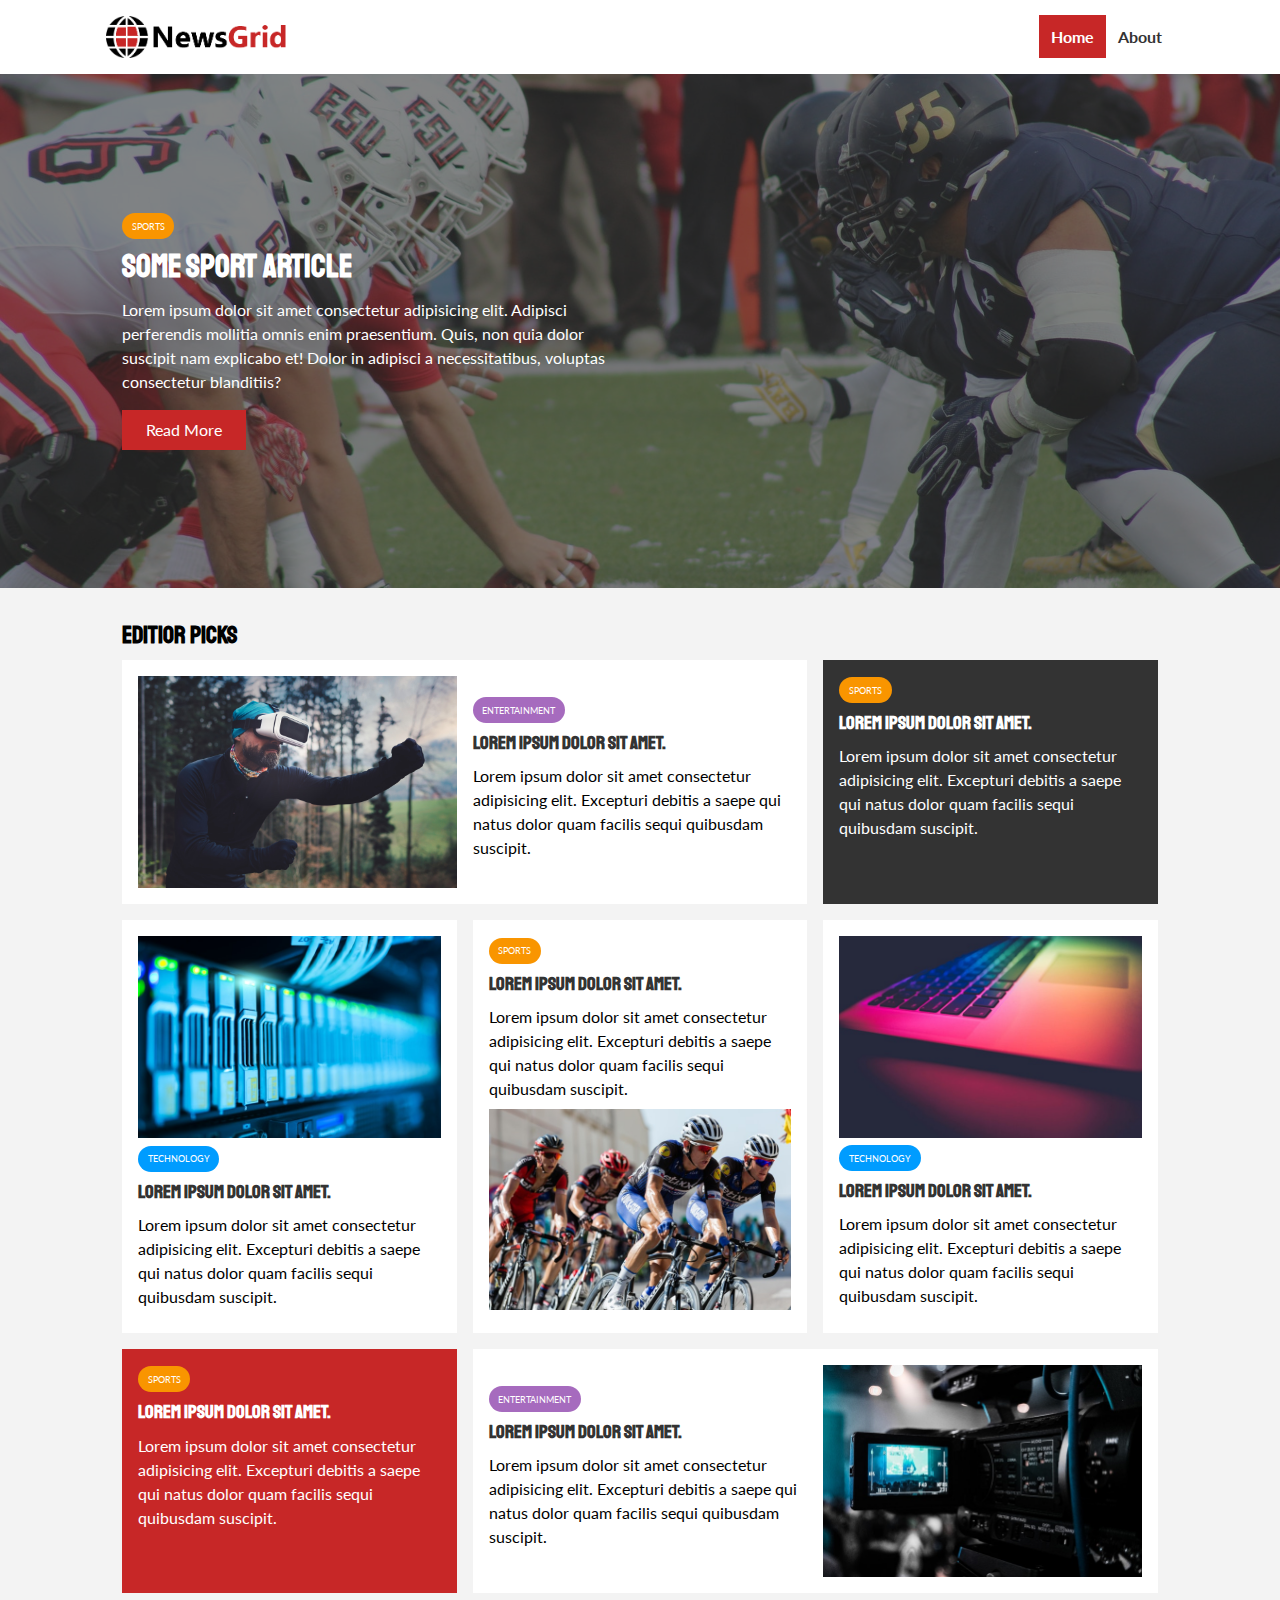
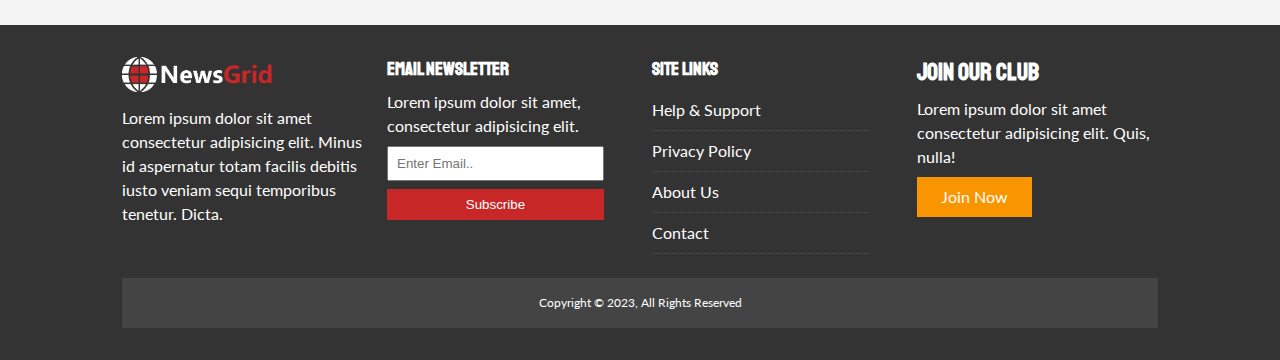
<file: index.html>
<!DOCTYPE html>
<html lang="en">
  <head>
    <meta charset="UTF-8" />
    <meta name="viewport" content="width=device-width, initial-scale=1.0" />
    <link
      rel="stylesheet"
      href="https://cdnjs.cloudflare.com/ajax/libs/font-awesome/6.4.2/css/all.min.css"
      integrity="sha512-z3gLpd7yknf1YoNbCzqRKc4qyor8gaKU1qmn+CShxbuBusANI9QpRohGBreCFkKxLhei6S9CQXFEbbKuqLg0DA=="
      crossorigin="anonymous"
      referrerpolicy="no-referrer"
    />
    <link rel="preconnect" href="https://fonts.googleapis.com" />
    <link rel="preconnect" href="https://fonts.gstatic.com" crossorigin />
    <link
      href="https://fonts.googleapis.com/css2?family=Lato:ital,wght@0,400;1,300&family=Roboto+Condensed&family=Staatliches&display=swap"
      rel="stylesheet"
    />
    <link rel="stylesheet" href="css/style.css" />
    <link
      rel="stylesheet"
      media="screen and (max-width: 768px)"
      href="css/mobile.css"
    />
    <link rel="shortcut icon" type="image/x-icon" href="favicon.ico" />

    <title>Katy Local News | Lastest News</title>
  </head>
  <body>
    <nav id="main-nav">
      <div class="container">
        <img src="img/logo.png" alt="NewsGrid" class="logo" />
        <div class="social">
          <a href="http://facebook.com" target="_blank"
            ><i class="fab fa-facebook fa-2x"></i
          ></a>
          <a href="http://twitter.com" target="_blank"
            ><i class="fab fa-twitter fa-2x"></i
          ></a>
          <a href="http://instagram.com" target="_blank"
            ><i class="fab fa-instagram fa-2x"></i
          ></a>
          <a href="http://youtube.com" target="_blank"
            ><i class="fab fa-youtube fa-2x"></i
          ></a>
        </div>
        <ul>
          <li><a class="current" href="index.html">Home</a></li>
          <li><a href="about.html">About</a></li>
        </ul>
      </div>
    </nav>

    <!-- Showcase -->
    <header id="showcase">
      <div class="container">
        <div class="showcase-container">
          <div class="showcase-content">
            <div class="category category-sports">Sports</div>
            <h1>Some Sport Article</h1>
            <p>
              Lorem ipsum dolor sit amet consectetur adipisicing elit. Adipisci
              perferendis mollitia omnis enim praesentium. Quis, non quia dolor
              suscipit nam explicabo et! Dolor in adipisci a necessitatibus,
              voluptas consectetur blanditiis?
            </p>
            <a href="article.html" class="btn tbn-primary">Read More</a>
          </div>
        </div>
      </div>
    </header>

    <!-- Home Articles -->
    <section id="home-articles" class="py-2">
      <div class="container">
        <h2>Editior Picks</h2>
        <div class="articles-container">
          <article class="card">
            <img src="img/articles/ent1.jpg" alt="" />
            <div>
              <div class="category category-ent">Entertainment</div>
              <h3><a href="article.html">Lorem ipsum dolor sit amet.</a></h3>
              <p>
                Lorem ipsum dolor sit amet consectetur adipisicing elit.
                Excepturi debitis a saepe qui natus dolor quam facilis sequi
                quibusdam suscipit.
              </p>
            </div>
          </article>
          <article class="card bg-dark">
            <div class="category category-sports">Sports</div>
            <h3><a href="article.html">Lorem ipsum dolor sit amet.</a></h3>
            <p>
              Lorem ipsum dolor sit amet consectetur adipisicing elit. Excepturi
              debitis a saepe qui natus dolor quam facilis sequi quibusdam
              suscipit.
            </p>
          </article>
          <article class="card">
            <img src="img/articles/tech1.jpg" alt="" />
            <div class="category category-tech">Technology</div>
            <h3><a href="article.html">Lorem ipsum dolor sit amet.</a></h3>
            <p>
              Lorem ipsum dolor sit amet consectetur adipisicing elit. Excepturi
              debitis a saepe qui natus dolor quam facilis sequi quibusdam
              suscipit.
            </p>
          </article>
          <article class="card">
            <div class="category category-sports">Sports</div>
            <h3><a href="article.html">Lorem ipsum dolor sit amet.</a></h3>
            <p>
              Lorem ipsum dolor sit amet consectetur adipisicing elit. Excepturi
              debitis a saepe qui natus dolor quam facilis sequi quibusdam
              suscipit.
            </p>
            <img src="img/articles/sports1.jpg" alt="" />
          </article>
          <article class="card">
            <img src="img/articles/tech2.jpg" alt="" />
            <div class="category category-tech">Technology</div>
            <h3><a href="article.html">Lorem ipsum dolor sit amet.</a></h3>
            <p>
              Lorem ipsum dolor sit amet consectetur adipisicing elit. Excepturi
              debitis a saepe qui natus dolor quam facilis sequi quibusdam
              suscipit.
            </p>
          </article>
          <article class="card bg-primary">
            <div class="category category-sports">Sports</div>
            <h3><a href="article.html">Lorem ipsum dolor sit amet.</a></h3>
            <p>
              Lorem ipsum dolor sit amet consectetur adipisicing elit. Excepturi
              debitis a saepe qui natus dolor quam facilis sequi quibusdam
              suscipit.
            </p>
          </article>
          <article class="card">
            <div>
              <div class="category category-ent">Entertainment</div>
              <h3><a href="article.html">Lorem ipsum dolor sit amet.</a></h3>
              <p>
                Lorem ipsum dolor sit amet consectetur adipisicing elit.
                Excepturi debitis a saepe qui natus dolor quam facilis sequi
                quibusdam suscipit.
              </p>
            </div>
            <img src="img/articles/ent2.jpg" alt="" />
          </article>
        </div>
      </div>
    </section>

    <!-- Footer -->
    <footer id="main-footer" class="py-2">
      <div class="container footer-container">
        <div>
          <img src="img/logo_light.png" alt="NewsGrid" />
          <p>
            Lorem ipsum dolor sit amet consectetur adipisicing elit. Minus id
            aspernatur totam facilis debitis iusto veniam sequi temporibus
            tenetur. Dicta.
          </p>
        </div>
        <div>
          <h3>Email Newsletter</h3>
          <p>Lorem ipsum dolor sit amet, consectetur adipisicing elit.</p>
          <form>
            <input type="email" placeholder="Enter Email.." />
            <input type="submit" value="Subscribe" class="btn btn-primary" />
          </form>
        </div>
        <div>
          <h3>Site Links</h3>
          <ul class="list">
            <li><a href="#">Help & Support</a></li>
            <li><a href="#">Privacy Policy</a></li>
            <li><a href="#">About Us</a></li>
            <li><a href="#">Contact</a></li>
          </ul>
        </div>
        <div>
          <h2>Join Our Club</h2>
          <p>
            Lorem ipsum dolor sit amet consectetur adipisicing elit. Quis,
            nulla!
          </p>
          <a href="#" class="btn btn-secondary">Join Now</a>
        </div>
        <div>
          <p>Copyright &copy; 2023, All Rights Reserved</p>
        </div>
      </div>
    </footer>
  </body>
</html>
</file>
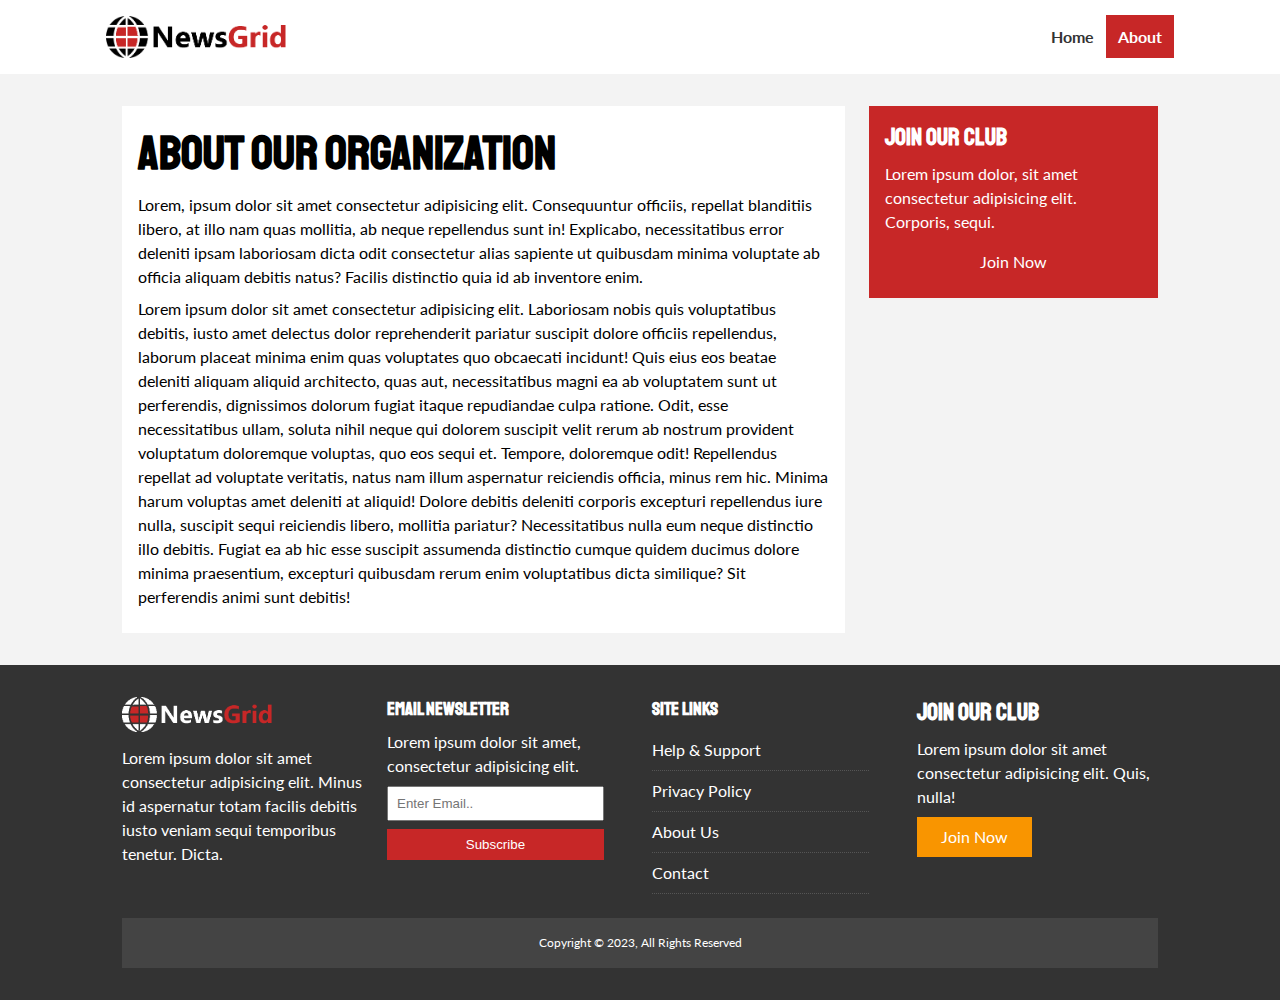
<file: about.html>
<!DOCTYPE html>
<html lang="en">
  <head>
    <meta charset="UTF-8" />
    <meta name="viewport" content="width=device-width, initial-scale=1.0" />
    <link
      rel="stylesheet"
      href="https://cdnjs.cloudflare.com/ajax/libs/font-awesome/6.4.2/css/all.min.css"
      integrity="sha512-z3gLpd7yknf1YoNbCzqRKc4qyor8gaKU1qmn+CShxbuBusANI9QpRohGBreCFkKxLhei6S9CQXFEbbKuqLg0DA=="
      crossorigin="anonymous"
      referrerpolicy="no-referrer"
    />
    <link rel="preconnect" href="https://fonts.googleapis.com" />
    <link rel="preconnect" href="https://fonts.gstatic.com" crossorigin />
    <link
      href="https://fonts.googleapis.com/css2?family=Lato:ital,wght@0,400;1,300&family=Roboto+Condensed&family=Staatliches&display=swap"
      rel="stylesheet"
    />
    <link rel="stylesheet" href="css/style.css" />
    <link
      rel="stylesheet"
      media="screen and (max-width: 768px)"
      href="css/mobile.css"
    />
    <link rel="shortcut icon" type="image/x-icon" href="favicon.ico" />

    <title>Katy Local News | About Us</title>
  </head>
  <body>
    <nav id="main-nav">
      <div class="container">
        <img src="img/logo.png" alt="NewsGrid" class="logo" />
        <div class="social">
          <a href="http://facebook.com" target="_blank"
            ><i class="fab fa-facebook fa-2x"></i
          ></a>
          <a href="http://twitter.com" target="_blank"
            ><i class="fab fa-twitter fa-2x"></i
          ></a>
          <a href="http://instagram.com" target="_blank"
            ><i class="fab fa-instagram fa-2x"></i
          ></a>
          <a href="http://youtube.com" target="_blank"
            ><i class="fab fa-youtube fa-2x"></i
          ></a>
        </div>
        <ul>
          <li><a href="index.html">Home</a></li>
          <li><a class="current" href="about.html">About</a></li>
        </ul>
      </div>
    </nav>
    <section id="about">
      <div class="container">
        <div class="page-container">
          <article class="card">
            <h1 class="l-heading">About Our Organization</h1>
            <p>
              Lorem, ipsum dolor sit amet consectetur adipisicing elit.
              Consequuntur officiis, repellat blanditiis libero, at illo nam
              quas mollitia, ab neque repellendus sunt in! Explicabo,
              necessitatibus error deleniti ipsam laboriosam dicta odit
              consectetur alias sapiente ut quibusdam minima voluptate ab
              officia aliquam debitis natus? Facilis distinctio quia id ab
              inventore enim.
            </p>
            <p>
              Lorem ipsum dolor sit amet consectetur adipisicing elit.
              Laboriosam nobis quis voluptatibus debitis, iusto amet delectus
              dolor reprehenderit pariatur suscipit dolore officiis repellendus,
              laborum placeat minima enim quas voluptates quo obcaecati
              incidunt! Quis eius eos beatae deleniti aliquam aliquid
              architecto, quas aut, necessitatibus magni ea ab voluptatem sunt
              ut perferendis, dignissimos dolorum fugiat itaque repudiandae
              culpa ratione. Odit, esse necessitatibus ullam, soluta nihil neque
              qui dolorem suscipit velit rerum ab nostrum provident voluptatum
              doloremque voluptas, quo eos sequi et. Tempore, doloremque odit!
              Repellendus repellat ad voluptate veritatis, natus nam illum
              aspernatur reiciendis officia, minus rem hic. Minima harum
              voluptas amet deleniti at aliquid! Dolore debitis deleniti
              corporis excepturi repellendus iure nulla, suscipit sequi
              reiciendis libero, mollitia pariatur? Necessitatibus nulla eum
              neque distinctio illo debitis. Fugiat ea ab hic esse suscipit
              assumenda distinctio cumque quidem ducimus dolore minima
              praesentium, excepturi quibusdam rerum enim voluptatibus dicta
              similique? Sit perferendis animi sunt debitis!
            </p>
          </article>
          <aside class="card bg-primary">
            <h2>Join Our Club</h2>
            <p>
              Lorem ipsum dolor, sit amet consectetur adipisicing elit.
              Corporis, sequi.
            </p>
            <a href="#" class="btn btn-dark btn-block">Join Now</a>
          </aside>
        </div>
      </div>
    </section>
    <!-- Footer -->
    <footer id="main-footer" class="py-2">
      <div class="container footer-container">
        <div>
          <img src="img/logo_light.png" alt="NewsGrid" />
          <p>
            Lorem ipsum dolor sit amet consectetur adipisicing elit. Minus id
            aspernatur totam facilis debitis iusto veniam sequi temporibus
            tenetur. Dicta.
          </p>
        </div>
        <div>
          <h3>Email Newsletter</h3>
          <p>Lorem ipsum dolor sit amet, consectetur adipisicing elit.</p>
          <form>
            <input type="email" placeholder="Enter Email.." />
            <input type="submit" value="Subscribe" class="btn btn-primary" />
          </form>
        </div>
        <div>
          <h3>Site Links</h3>
          <ul class="list">
            <li><a href="#">Help & Support</a></li>
            <li><a href="#">Privacy Policy</a></li>
            <li><a href="#">About Us</a></li>
            <li><a href="#">Contact</a></li>
          </ul>
        </div>
        <div>
          <h2>Join Our Club</h2>
          <p>
            Lorem ipsum dolor sit amet consectetur adipisicing elit. Quis,
            nulla!
          </p>
          <a href="#" class="btn btn-secondary">Join Now</a>
        </div>
        <div>
          <p>Copyright &copy; 2023, All Rights Reserved</p>
        </div>
      </div>
    </footer>
  </body>
</html>
</file>
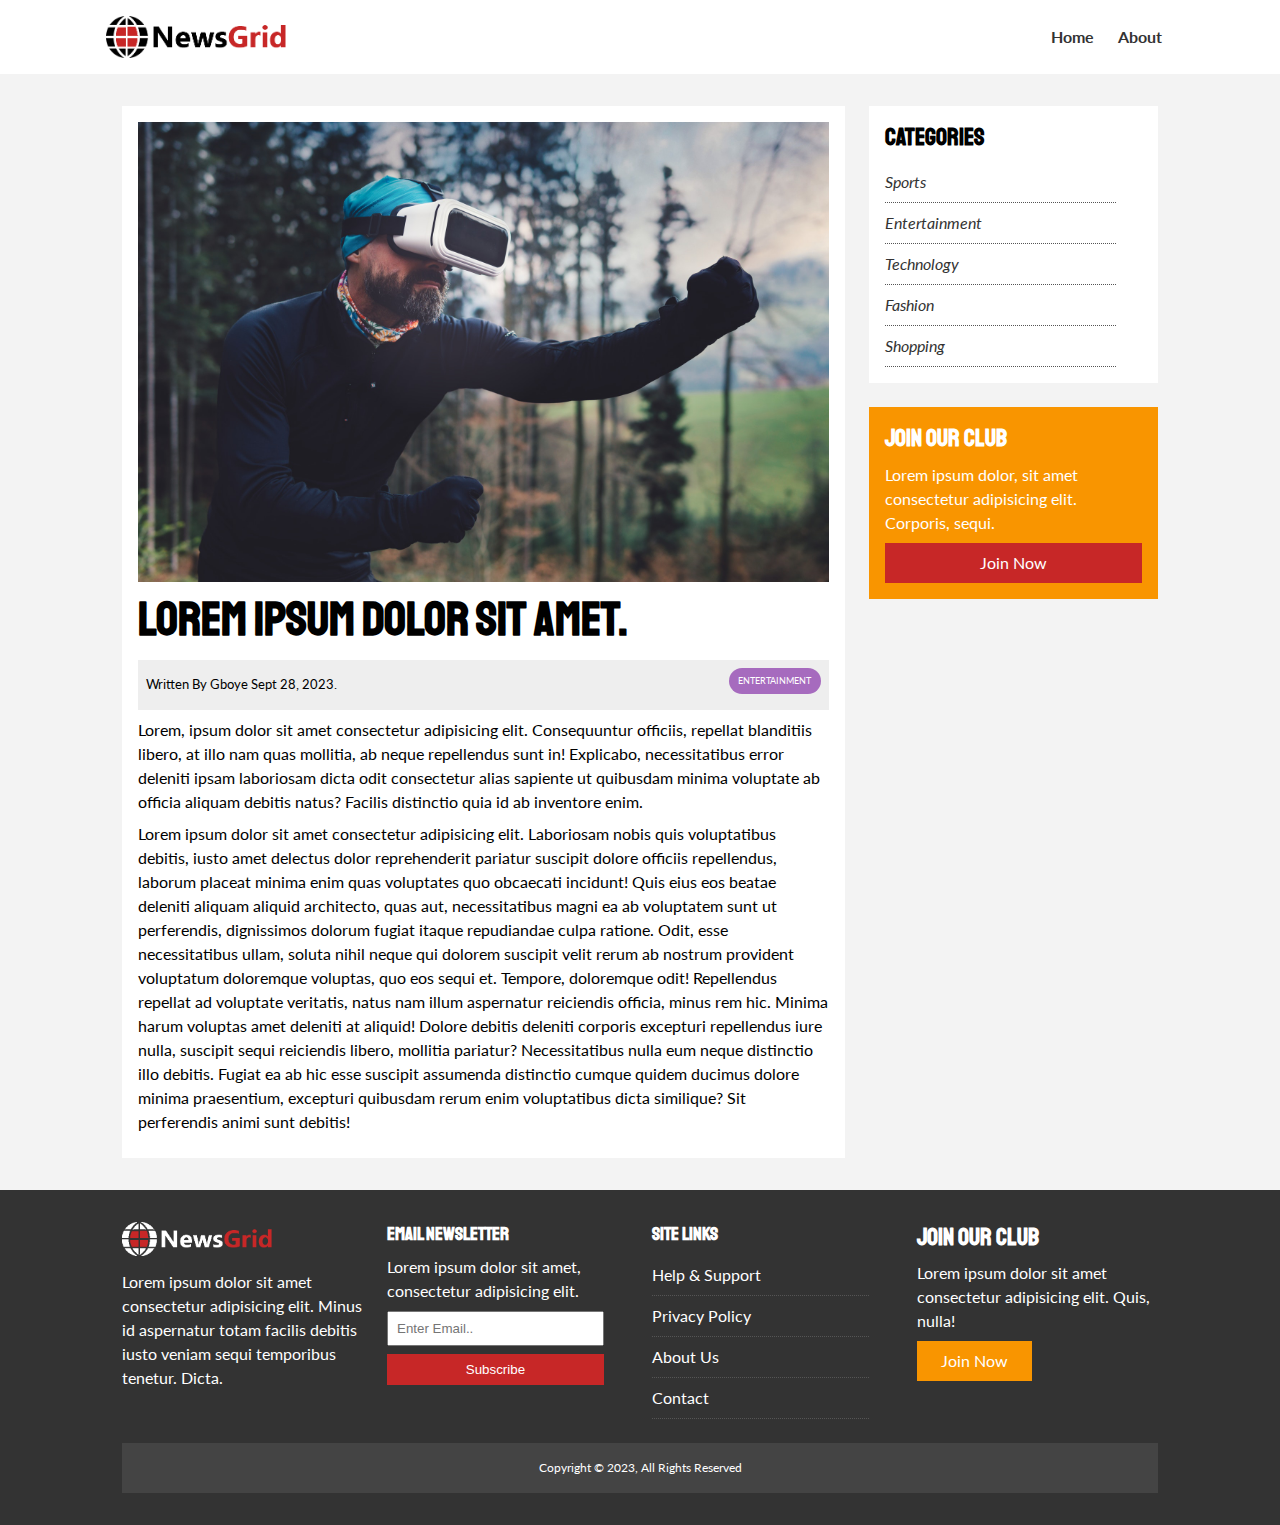
<file: article.html>
<!DOCTYPE html>
<html lang="en">
  <head>
    <meta charset="UTF-8" />
    <meta name="viewport" content="width=device-width, initial-scale=1.0" />
    <link
      rel="stylesheet"
      href="https://cdnjs.cloudflare.com/ajax/libs/font-awesome/6.4.2/css/all.min.css"
      integrity="sha512-z3gLpd7yknf1YoNbCzqRKc4qyor8gaKU1qmn+CShxbuBusANI9QpRohGBreCFkKxLhei6S9CQXFEbbKuqLg0DA=="
      crossorigin="anonymous"
      referrerpolicy="no-referrer"
    />
    <link rel="preconnect" href="https://fonts.googleapis.com" />
    <link rel="preconnect" href="https://fonts.gstatic.com" crossorigin />
    <link
      href="https://fonts.googleapis.com/css2?family=Lato:ital,wght@0,400;1,300&family=Roboto+Condensed&family=Staatliches&display=swap"
      rel="stylesheet"
    />
    <link rel="stylesheet" href="css/style.css" />
    <link
      rel="stylesheet"
      media="screen and (max-width: 768px)"
      href="css/mobile.css"
    />
    <link rel="shortcut icon" type="image/x-icon" href="favicon.ico" />

    <title>Katy Local News | Latest News</title>
  </head>
  <body>
    <nav id="main-nav">
      <div class="container">
        <img src="img/logo.png" alt="NewsGrid" class="logo" />
        <div class="social">
          <a href="http://facebook.com" target="_blank"
            ><i class="fab fa-facebook fa-2x"></i
          ></a>
          <a href="http://twitter.com" target="_blank"
            ><i class="fab fa-twitter fa-2x"></i
          ></a>
          <a href="http://instagram.com" target="_blank"
            ><i class="fab fa-instagram fa-2x"></i
          ></a>
          <a href="http://youtube.com" target="_blank"
            ><i class="fab fa-youtube fa-2x"></i
          ></a>
        </div>
        <ul>
          <li><a href="index.html">Home</a></li>
          <li><a href="about.html">About</a></li>
        </ul>
      </div>
    </nav>
    <section id="article">
      <div class="container">
        <div class="page-container">
          <article class="card">
            <img src="img/articles/ent1.jpg" alt="" />
            <h1 class="l-heading">Lorem ipsum dolor sit amet.</h1>
            <div class="meta">
              <small>
                <i class="fas fa-user"></i> Written By Gboye Sept 28, 2023.
              </small>
              <div class="category category-ent">Entertainment</div>
            </div>
            <p>
              Lorem, ipsum dolor sit amet consectetur adipisicing elit.
              Consequuntur officiis, repellat blanditiis libero, at illo nam
              quas mollitia, ab neque repellendus sunt in! Explicabo,
              necessitatibus error deleniti ipsam laboriosam dicta odit
              consectetur alias sapiente ut quibusdam minima voluptate ab
              officia aliquam debitis natus? Facilis distinctio quia id ab
              inventore enim.
            </p>
            <p>
              Lorem ipsum dolor sit amet consectetur adipisicing elit.
              Laboriosam nobis quis voluptatibus debitis, iusto amet delectus
              dolor reprehenderit pariatur suscipit dolore officiis repellendus,
              laborum placeat minima enim quas voluptates quo obcaecati
              incidunt! Quis eius eos beatae deleniti aliquam aliquid
              architecto, quas aut, necessitatibus magni ea ab voluptatem sunt
              ut perferendis, dignissimos dolorum fugiat itaque repudiandae
              culpa ratione. Odit, esse necessitatibus ullam, soluta nihil neque
              qui dolorem suscipit velit rerum ab nostrum provident voluptatum
              doloremque voluptas, quo eos sequi et. Tempore, doloremque odit!
              Repellendus repellat ad voluptate veritatis, natus nam illum
              aspernatur reiciendis officia, minus rem hic. Minima harum
              voluptas amet deleniti at aliquid! Dolore debitis deleniti
              corporis excepturi repellendus iure nulla, suscipit sequi
              reiciendis libero, mollitia pariatur? Necessitatibus nulla eum
              neque distinctio illo debitis. Fugiat ea ab hic esse suscipit
              assumenda distinctio cumque quidem ducimus dolore minima
              praesentium, excepturi quibusdam rerum enim voluptatibus dicta
              similique? Sit perferendis animi sunt debitis!
            </p>
          </article>
          <aside id="categories" class="card">
            <h2>Categories</h2>
            <ul class="list">
              <li>
                <a href="#"><i class="fas fa-chevron-right"> Sports</i></a>
              </li>
              <li>
                <a href="#"
                  ><i class="fas fa-chevron-right"> Entertainment</i></a
                >
              </li>
              <li>
                <a href="#"><i class="fas fa-chevron-right"> Technology</i></a>
              </li>
              <li>
                <a href="#"><i class="fas fa-chevron-right"> Fashion</i></a>
              </li>
              <li>
                <a href="#"><i class="fas fa-chevron-right"> Shopping</i></a>
              </li>
            </ul>
          </aside>
          <aside class="card bg-secondary">
            <h2>Join Our Club</h2>
            <p>
              Lorem ipsum dolor, sit amet consectetur adipisicing elit.
              Corporis, sequi.
            </p>
            <a href="#" class="btn btn-dark btn-block">Join Now</a>
          </aside>
        </div>
      </div>
    </section>
    <!-- Footer -->
    <footer id="main-footer" class="py-2">
      <div class="container footer-container">
        <div>
          <img src="img/logo_light.png" alt="NewsGrid" />
          <p>
            Lorem ipsum dolor sit amet consectetur adipisicing elit. Minus id
            aspernatur totam facilis debitis iusto veniam sequi temporibus
            tenetur. Dicta.
          </p>
        </div>
        <div>
          <h3>Email Newsletter</h3>
          <p>Lorem ipsum dolor sit amet, consectetur adipisicing elit.</p>
          <form>
            <input type="email" placeholder="Enter Email.." />
            <input type="submit" value="Subscribe" class="btn btn-primary" />
          </form>
        </div>
        <div>
          <h3>Site Links</h3>
          <ul class="list">
            <li><a href="#">Help & Support</a></li>
            <li><a href="#">Privacy Policy</a></li>
            <li><a href="#">About Us</a></li>
            <li><a href="#">Contact</a></li>
          </ul>
        </div>
        <div>
          <h2>Join Our Club</h2>
          <p>
            Lorem ipsum dolor sit amet consectetur adipisicing elit. Quis,
            nulla!
          </p>
          <a href="#" class="btn btn-secondary">Join Now</a>
        </div>
        <div>
          <p>Copyright &copy; 2023, All Rights Reserved</p>
        </div>
      </div>
    </footer>
  </body>
</html>
</file>
<file: css/style.css>
:root {
  --primary-color: #c72727;
  --secondary-color: #f99500;
  --light-color: #f3f3f3;
  --dark-color: #333;
  --max-width: 1100px;
}

.category {
  --sports-color: #f99500;
  --ent-color: #a66bbe;
  --tech-color: #009cff;
}

* {
  margin: 0;
  padding: 0;
  box-sizing: border-box;
}

body {
  font-family: 'Lato', sans-serif;
  line-height: 1.5;
  background: var(--light-color);
}

a {
  color: #333;
  text-decoration: none;
}

ul {
  list-style: none;
}

p {
  margin: 0.5rem 0;
}

img {
  width: 100%;
}

h1,
h2,
h3,
h4,
h5,
h6 {
  font-family: 'Staatliches', cursive;
  margin-bottom: 0.55rem;
  line-height: 1.3;
}

/* Utility */
.container {
  max-width: var(--max-width);
  margin: auto;
  padding: 0 2rem;
  overflow: hidden;
}

.category {
  display: inline-block;
  color: #fff;
  font-size: 0.55rem;
  text-transform: uppercase;
  padding: 0.4rem 0.6rem;
  border-radius: 15px;
  margin-bottom: 0.5rem;
}

.category-sports {
  background: var(--sports-color);
}
.category-ent {
  background: var(--ent-color);
}
.category-tech {
  background: var(--tech-color);
}

.btn {
  display: inline-block;
  border: none;
  background: var(--primary-color);
  color: #fff;
  padding: 0.5rem 1.5rem;
}

.btn-light {
  background: var(--light-color);
}
.btn-primary {
  background: var(--primary-color);
}
.btn-secondary {
  background: var(--secondary-color);
}

.btn-block {
  display: block;
  width: 100%;
  text-align: center;
}

.btn:hover {
  opacity: 0.9;
}

.card {
  background: #fff;
  padding: 1rem;
}

.bg-dark {
  background: var(--dark-color);
  color: #fff;
}
.bg-primary {
  background: var(--primary-color);
  color: #fff;
}
.bg-secondary {
  background: var(--secondary-color);
  color: #fff;
}

.bg-dark h1,
.bg-dark h2,
.bg-dark h3,
.bg-dark a,
.bg-primary h1,
.bg-primary h2,
.bg-primary h3,
.bg-primary a,
.bg-secondary h1,
.bg-secondary h2,
.bg-secondary h3,
.bg-secondary a {
  color: #fff;
}

.py-1 {
  padding: 1.5rem 0;
}
.py-2 {
  padding: 2rem 0;
}
.py-3 {
  padding: 3rem 0;
}
.p-1 {
  padding: 1.5rem;
}
.p-2 {
  padding: 2rem;
}
.p-3 {
  padding: 3rem;
}

.l-heading {
  font-size: 3rem;
}

.list li {
  padding: 0.5rem 0;
  border-bottom: #555 dotted 1px;
  width: 90%;
}

.list li a:hover {
  color: var(--primary-color) !important;
}

/* Inner page grid container */
.page-container {
  display: grid;
  grid-template-columns: 5fr 2fr;
  margin: 2rem 0;
  grid-gap: 1.5rem;
}

.page-container > *:first-child {
  grid-row: 1 / span 3;
}

/* Navigation */
#main-nav {
  background: #fff;
  position: sticky;
  top: 0;
  z-index: 2;
}

#main-nav .container {
  display: grid;
  grid-template-columns: 6fr 3fr 2fr;
  padding: 1rem;
  align-items: center;
}

#main-nav .logo {
  width: 180px;
}

#main-nav ul {
  justify-self: end;
  display: flex;
}

#main-nav ul li a {
  padding: 0.75rem;
  font-weight: bold;
}

#main-nav ul li a.current {
  background: var(--primary-color);
  color: #fff;
}

#main-nav ul li a:hover {
  background: var(--light-color);
  color: var(--dark-color);
}

#main-nav .social {
  justify-self: center;
}

#main-nav .social i {
  color: #777;
  margin-right: 0.5rem;
}

/* Showcase */
#showcase {
  color: #fff;
  background: #333;
  padding: 2rem;
  position: relative;
}

#showcase:before {
  content: '';
  background: url('../img/featured.jpg') no-repeat center center/cover;
  position: absolute;
  top: 0;
  left: 0;
  width: 100%;
  height: 100%;
  opacity: 0.4;
}

#showcase .showcase-container {
  display: grid;
  grid-template-columns: repeat(2, 1fr);
  justify-content: center;
  align-items: center;
  height: 50vh;
}

#showcase .showcase-content {
  z-index: 1;
}

#showcase .showcase-content p {
  margin-bottom: 1rem;
}

/* Home Articles */
#home-articles .articles-container {
  display: grid;
  grid-template-columns: repeat(3, 1fr);
  grid-gap: 1rem;
}

#home-articles .articles-container > *:first-child,
#home-articles .articles-container > *:last-child {
  display: grid;
  grid-template-columns: repeat(2, 1fr);
  grid-gap: 1rem;
  align-items: center;
  grid-column: 1 / span 2;
}

#home-articles .articles-container > *:last-child {
  grid-column: 2 / span 2;
}

#article .meta {
  display: flex;
  justify-content: space-between;
  align-items: center;
  background: #eee;
  padding: 0.5rem;
}

#article.meta .category {
  margin-top: 0.4rem;
}

/* Footer */
#main-footer {
  background: var(--dark-color);
  color: #fff;
}

#main-footer img {
  width: 150px;
}

#main-footer a {
  color: #fff;
}

#main-footer .footer-container {
  display: grid;
  grid-template-columns: repeat(4, 1fr);
  grid-gap: 1.5rem;
}

#main-footer .footer-container > *:last-child {
  background: #444;
  grid-column: 1 / span 4;
  padding: 0.5rem;
  text-align: center;
  font-size: 0.75rem;
}

#main-footer .footer-container input[type='email'] {
  width: 90%;
  padding: 0.5rem;
  margin-bottom: 0.5rem;
}

#main-footer .footer-container input[type='submit'] {
  width: 90%;
}
</file>
<file: css/mobile.css>
/* Navigation */
#main-nav .social {
  display: none;
}

#main-nav .container {
  grid-template-columns: 1fr;
  grid-gap: 1.2rem;
}

#main-nav ul,
#main-nav .logo {
  justify-content: center;
}

#main-nav ul li a {
  padding: 0.5rem;
}

#home-articles .articles-container {
  grid-template-columns: repeat(2, 1fr);
}

#home-articles .articles-container > *:first-child,
#home-articles .articles-container > *:last-child {
  grid-template-columns: 1fr;
  grid-column: 1;
}

@media (max-width: 600px) {
  /* Stack Grid Items */
  #showcase .showcase-container,
  #home-articles .articles-container,
  #main-footer .footer-container {
    grid-template-columns: 1fr;
  }
}

#main-footer .footer-container > *:last-child {
  grid-column: 1;
}

#main-footer .footer-container > *:first-child,
#main-footer .footer-container > *:nth-child(2) {
  border-bottom: #444 dotted 1px;
  padding-bottom: 1rem;
}

.page-container {
  grid-template-columns: 1fr;
  text-align: center;
}

.page-container > *:first-child {
  grid-row: 1;
}

.l-heading {
  font-size: 2rem;
}
/* #main-footer .footer-container > *:last-child,
#main-footer .footer-container > *:nth-child(3),
#main-footer .footer-container > *:nth-child(4) {
  border: none;
} */
</file>
